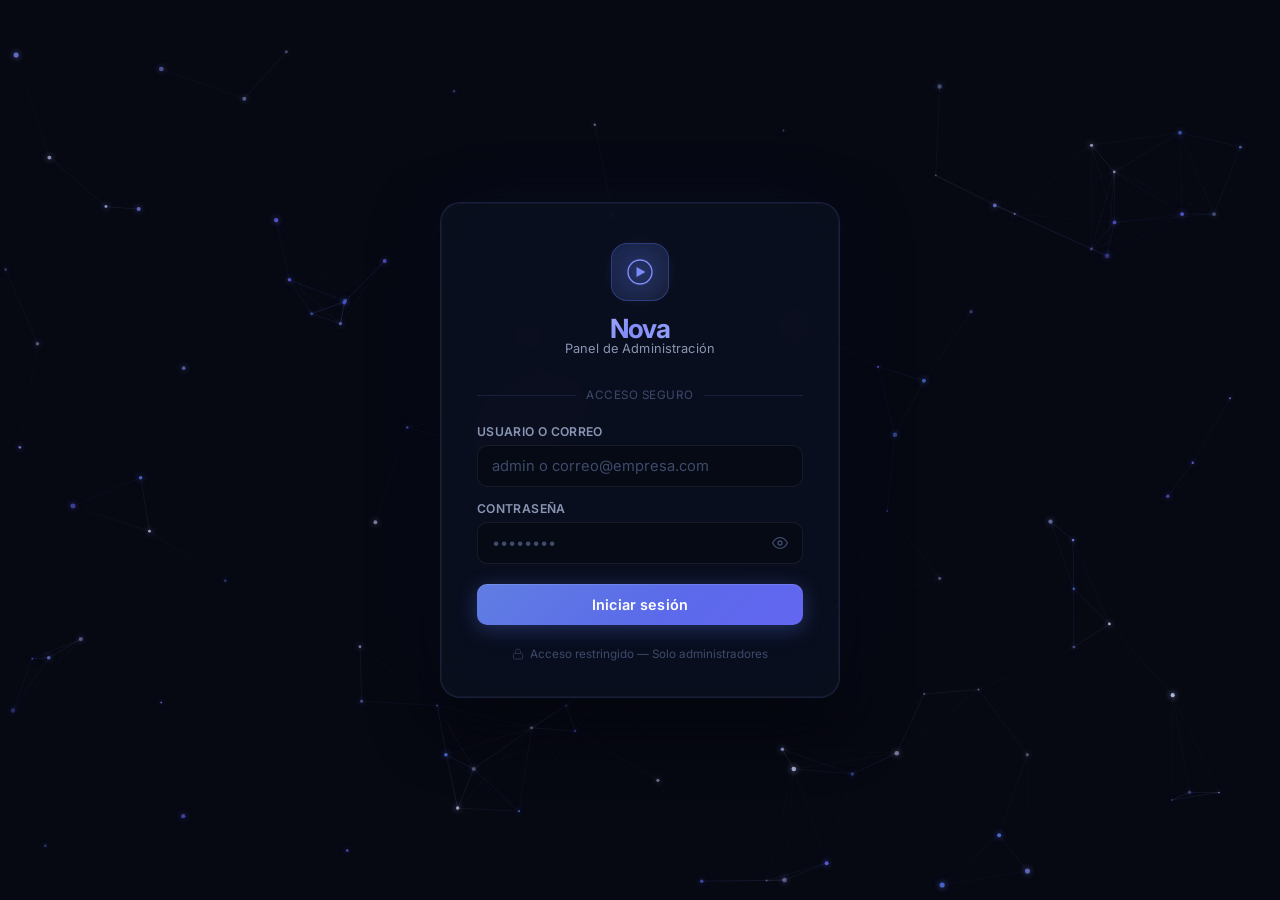
<file: templates/login.html>
<!DOCTYPE html>
<html lang="es">
<head>
    <meta charset="UTF-8">
    <meta name="viewport" content="width=device-width, initial-scale=1.0">
    <title>Nova — Iniciar Sesión</title>
    <meta name="description" content="Panel de administración Nova AI. Inicia sesión para gestionar tu asistente de voz inteligente.">
    <link rel="icon" href="data:,">
    <link rel="preconnect" href="https://fonts.googleapis.com">
    <link rel="preconnect" href="https://fonts.gstatic.com" crossorigin>
    <link href="https://fonts.googleapis.com/css2?family=Inter:ital,opsz,wght@0,14..32,300;0,14..32,400;0,14..32,500;0,14..32,600;0,14..32,700&display=swap" rel="stylesheet">
    <style>
        *, *::before, *::after { box-sizing: border-box; margin: 0; padding: 0; }

        :root {
            --bg:           #060812;
            --card-bg:      rgba(12, 16, 32, 0.82);
            --border:       rgba(99, 135, 255, 0.15);
            --border-focus: rgba(99, 135, 255, 0.55);
            --text-1:       #eef2ff;
            --text-2:       #8896b3;
            --text-3:       #3d4a6b;
            --accent:       #5b7fff;
            --accent-2:     #818cf8;
            --accent-glow:  rgba(91, 127, 255, 0.35);
            --danger:       #f87171;
            --success:      #4ade80;
            --font:         'Inter', system-ui, sans-serif;
            --radius-card:  20px;
            --radius-input: 10px;
            --radius-btn:   10px;
            --ease:         cubic-bezier(0.16, 1, 0.3, 1);
        }

        html, body {
            height: 100%;
            font-family: var(--font);
            background: var(--bg);
            color: var(--text-1);
            -webkit-font-smoothing: antialiased;
            overflow: hidden;
        }

        /* ── CANVAS DE PARTÍCULAS ── */
        #particleCanvas {
            position: fixed;
            inset: 0;
            z-index: 0;
            pointer-events: none;
        }

        /* ── LAYOUT ── */
        .page {
            position: relative;
            z-index: 1;
            min-height: 100vh;
            display: flex;
            align-items: center;
            justify-content: center;
            padding: 24px;
        }

        /* ── CARD ── */
        .card {
            width: 100%;
            max-width: 400px;
            background: var(--card-bg);
            border: 1px solid var(--border);
            border-radius: var(--radius-card);
            padding: 40px 36px 36px;
            backdrop-filter: blur(24px) saturate(160%);
            -webkit-backdrop-filter: blur(24px) saturate(160%);
            box-shadow:
                0 0 0 1px rgba(255,255,255,0.04) inset,
                0 24px 64px rgba(0,0,0,0.55),
                0 0 80px rgba(91,127,255,0.07);
            animation: cardIn 0.65s var(--ease) both;
        }

        @keyframes cardIn {
            from { opacity: 0; transform: translateY(24px) scale(0.97); }
            to   { opacity: 1; transform: translateY(0) scale(1); }
        }

        /* ── LOGO ── */
        .logo-area {
            display: flex;
            flex-direction: column;
            align-items: center;
            gap: 14px;
            margin-bottom: 32px;
            text-align: center;
        }

        .logo-icon-wrap {
            position: relative;
            width: 58px;
            height: 58px;
        }

        .logo-icon-wrap::before {
            content: '';
            position: absolute;
            inset: -8px;
            border-radius: 20px;
            background: radial-gradient(circle, rgba(91,127,255,0.2), transparent 70%);
            animation: pulse 3s ease-in-out infinite;
        }

        @keyframes pulse {
            0%, 100% { transform: scale(1); opacity: 0.7; }
            50% { transform: scale(1.12); opacity: 1; }
        }

        .logo-icon-inner {
            width: 58px;
            height: 58px;
            border-radius: 16px;
            background: linear-gradient(135deg, rgba(91,127,255,0.18), rgba(129,140,248,0.12));
            border: 1px solid rgba(91,127,255,0.3);
            display: flex;
            align-items: center;
            justify-content: center;
        }

        .logo-icon-inner svg { width: 28px; height: 28px; }

        .logo-title {
            font-size: 1.65rem;
            font-weight: 700;
            letter-spacing: -0.04em;
            line-height: 1;
            background: linear-gradient(130deg, #c7d2fe 0%, #818cf8 45%, #a5b4fc 100%);
            -webkit-background-clip: text;
            -webkit-text-fill-color: transparent;
            background-clip: text;
        }

        .logo-sub {
            font-size: 0.8rem;
            font-weight: 400;
            color: var(--text-2);
            letter-spacing: 0.01em;
        }

        /* ── DIVIDER ── */
        .section-label {
            display: flex;
            align-items: center;
            gap: 10px;
            margin-bottom: 22px;
        }
        .section-label::before,
        .section-label::after {
            content: '';
            flex: 1;
            height: 1px;
            background: var(--border);
        }
        .section-label span {
            font-size: 0.73rem;
            color: var(--text-3);
            white-space: nowrap;
            letter-spacing: 0.04em;
            text-transform: uppercase;
        }

        /* ── FORM ── */
        .field {
            margin-bottom: 14px;
        }

        .field label {
            display: block;
            font-size: 0.76rem;
            font-weight: 600;
            color: var(--text-2);
            margin-bottom: 6px;
            letter-spacing: 0.03em;
            text-transform: uppercase;
        }

        .input-wrap {
            position: relative;
        }

        .input-wrap input {
            display: block;
            width: 100%;
            background: rgba(0,0,0,0.28);
            border: 1px solid rgba(255,255,255,0.07);
            border-radius: var(--radius-input);
            color: var(--text-1);
            font-family: var(--font);
            font-size: 0.92rem;
            font-weight: 400;
            padding: 11px 14px;
            outline: none;
            transition: border-color 0.2s, background 0.2s, box-shadow 0.2s;
        }

        .input-wrap input:focus {
            border-color: var(--border-focus);
            background: rgba(0,0,0,0.42);
            box-shadow: 0 0 0 3px rgba(91,127,255,0.14), 0 0 16px rgba(91,127,255,0.08);
        }

        .input-wrap input::placeholder {
            color: var(--text-3);
            font-weight: 400;
        }

        .input-wrap.has-eye input {
            padding-right: 44px;
        }

        .btn-eye {
            position: absolute;
            top: 50%;
            right: 11px;
            transform: translateY(-50%);
            background: none;
            border: none;
            padding: 4px;
            cursor: pointer;
            color: var(--text-3);
            display: flex;
            align-items: center;
            justify-content: center;
            border-radius: 6px;
            transition: color 0.15s, background 0.15s;
        }
        .btn-eye:hover { color: var(--text-2); background: rgba(255,255,255,0.06); }
        .btn-eye svg { width: 16px; height: 16px; }

        /* ── ERROR ── */
        .error-box {
            display: none;
            align-items: center;
            gap: 9px;
            background: rgba(248,113,113,0.08);
            border: 1px solid rgba(248,113,113,0.2);
            border-radius: 8px;
            padding: 10px 12px;
            margin-bottom: 16px;
            font-size: 0.82rem;
            color: var(--danger);
        }
        .error-box.show {
            display: flex;
            animation: shake 0.4s cubic-bezier(.36,.07,.19,.97) both;
        }
        .error-box svg { flex-shrink: 0; }

        @keyframes shake {
            10%, 90% { transform: translate3d(-1px,0,0); }
            20%, 80% { transform: translate3d(2px,0,0); }
            30%,50%,70% { transform: translate3d(-3px,0,0); }
            40%,60% { transform: translate3d(3px,0,0); }
        }

        /* ── SUBMIT BUTTON ── */
        .btn-submit {
            display: flex;
            align-items: center;
            justify-content: center;
            gap: 8px;
            width: 100%;
            padding: 12px 20px;
            border-radius: var(--radius-btn);
            background: linear-gradient(135deg, #4f6fe0, #6366f1 50%, #818cf8);
            background-size: 200% 200%;
            color: #fff;
            font-family: var(--font);
            font-weight: 600;
            font-size: 0.9rem;
            letter-spacing: 0.01em;
            border: none;
            cursor: pointer;
            transition: opacity 0.2s, transform 0.15s, box-shadow 0.25s, background-position 0.4s;
            margin-top: 20px;
            box-shadow: 0 4px 20px rgba(91,127,255,0.3), 0 1px 0 rgba(255,255,255,0.12) inset;
            position: relative;
            overflow: hidden;
        }

        .btn-submit::after {
            content: '';
            position: absolute;
            inset: 0;
            background: linear-gradient(135deg, rgba(255,255,255,0.1) 0%, transparent 60%);
            pointer-events: none;
        }

        .btn-submit:hover:not(:disabled) {
            transform: translateY(-1px);
            box-shadow: 0 8px 30px rgba(91,127,255,0.45);
            background-position: 100% 0;
        }

        .btn-submit:active:not(:disabled) {
            transform: translateY(1px) scale(0.99);
            box-shadow: 0 2px 12px rgba(91,127,255,0.3);
        }

        .btn-submit:disabled {
            opacity: 0.6;
            cursor: not-allowed;
        }

        .spinner {
            width: 15px;
            height: 15px;
            border: 2px solid rgba(255,255,255,0.3);
            border-top-color: #fff;
            border-radius: 50%;
            animation: spin 0.65s linear infinite;
            flex-shrink: 0;
        }
        @keyframes spin { to { transform: rotate(360deg); } }

        /* ── FOOTER ── */
        .card-footer {
            margin-top: 22px;
            display: flex;
            align-items: center;
            justify-content: center;
            gap: 6px;
            font-size: 0.73rem;
            color: var(--text-3);
        }
        .card-footer svg { width: 12px; height: 12px; opacity: 0.6; }

        @media (max-width: 480px) {
            .card { padding: 30px 22px 26px; }
        }
    </style>
</head>
<body>

    <canvas id="particleCanvas"></canvas>

    <div class="page">
        <div class="card">

            <div class="logo-area">
                <div class="logo-icon-wrap">
                    <div class="logo-icon-inner">
                        <svg viewBox="0 0 28 28" fill="none">
                            <circle cx="14" cy="14" r="12" stroke="url(#gLogo)" stroke-width="1.4"/>
                            <path d="M10.5 19V9l9 5-9 5z" fill="url(#gLogo)"/>
                            <defs>
                                <linearGradient id="gLogo" x1="0" y1="0" x2="28" y2="28">
                                    <stop offset="0%" stop-color="#818cf8"/>
                                    <stop offset="100%" stop-color="#c7d2fe"/>
                                </linearGradient>
                            </defs>
                        </svg>
                    </div>
                </div>
                <div>
                    <div class="logo-title">Nova</div>
                    <div class="logo-sub">Panel de Administración</div>
                </div>
            </div>

            <div class="section-label"><span>Acceso seguro</span></div>

            <div class="error-box" id="errorBox" role="alert">
                <svg viewBox="0 0 24 24" fill="none" stroke="currentColor" stroke-width="2" width="15" height="15"><circle cx="12" cy="12" r="10"/><line x1="12" y1="8" x2="12" y2="12"/><line x1="12" y1="16" x2="12.01" y2="16"/></svg>
                <span id="errorMsg"></span>
            </div>

            <form id="loginForm" onsubmit="handleLogin(event)" novalidate autocomplete="on">

                <div class="field">
                    <label for="identifier">Usuario o correo</label>
                    <div class="input-wrap">
                        <input
                            type="text"
                            id="identifier"
                            name="identifier"
                            autocomplete="username"
                            required
                            placeholder="admin o correo@empresa.com"
                            spellcheck="false"
                            autocapitalize="none"
                        >
                    </div>
                </div>

                <div class="field">
                    <label for="password">Contraseña</label>
                    <div class="input-wrap has-eye">
                        <input
                            type="password"
                            id="password"
                            name="password"
                            autocomplete="current-password"
                            required
                            placeholder="••••••••"
                        >
                        <button type="button" class="btn-eye" id="btnEye" aria-label="Mostrar contraseña">
                            <svg id="eyeSvg" viewBox="0 0 24 24" fill="none" stroke="currentColor" stroke-width="2">
                                <path d="M1 12s4-8 11-8 11 8 11 8-4 8-11 8-11-8-11-8z"/>
                                <circle cx="12" cy="12" r="3"/>
                            </svg>
                        </button>
                    </div>
                </div>

                <button type="submit" id="btnLogin" class="btn-submit">
                    <span id="btnLabel">Iniciar sesión</span>
                </button>

            </form>

            <div class="card-footer">
                <svg viewBox="0 0 24 24" fill="none" stroke="currentColor" stroke-width="2"><rect x="3" y="11" width="18" height="11" rx="2"/><path d="M7 11V7a5 5 0 0 1 10 0v4"/></svg>
                Acceso restringido — Solo administradores
            </div>

        </div>
    </div>

    <script>
    /* ══════════════════════════════════════════════
       SISTEMA DE PARTÍCULAS (reacciona al mouse)
    ══════════════════════════════════════════════ */
    (function () {
        const canvas  = document.getElementById('particleCanvas');
        const ctx     = canvas.getContext('2d');
        let W, H, particles, animId;

        const CFG = {
            count:        110,
            baseRadius:   1.6,
            speed:        0.38,
            connectDist:  140,
            mouseRadius:  160,
            mouseForce:   0.045,
            colors:       ['#5b7fff', '#818cf8', '#a5b4fc', '#c7d2fe', '#6366f1'],
            lineAlpha:    0.18,
        };

        const mouse = { x: -9999, y: -9999 };

        window.addEventListener('mousemove', e => {
            mouse.x = e.clientX;
            mouse.y = e.clientY;
        });
        window.addEventListener('mouseleave', () => { mouse.x = -9999; mouse.y = -9999; });

        function resize() {
            W = canvas.width  = window.innerWidth;
            H = canvas.height = window.innerHeight;
        }

        class Particle {
            constructor() { this.reset(true); }

            reset(init = false) {
                this.x  = Math.random() * W;
                this.y  = Math.random() * H;
                this.vx = (Math.random() - 0.5) * CFG.speed;
                this.vy = (Math.random() - 0.5) * CFG.speed;
                this.r  = CFG.baseRadius * (0.5 + Math.random() * 1.1);
                this.color = CFG.colors[Math.floor(Math.random() * CFG.colors.length)];
                this.alpha = 0.3 + Math.random() * 0.55;
                this.baseAlpha = this.alpha;
                if (init) {
                    this.x = Math.random() * W;
                    this.y = Math.random() * H;
                }
            }

            update() {
                const dx    = mouse.x - this.x;
                const dy    = mouse.y - this.y;
                const dist  = Math.sqrt(dx * dx + dy * dy);

                if (dist < CFG.mouseRadius && dist > 0) {
                    const force  = (CFG.mouseRadius - dist) / CFG.mouseRadius;
                    const angle  = Math.atan2(dy, dx);
                    const push   = force * CFG.mouseForce * (CFG.mouseRadius / Math.max(dist, 1));
                    this.vx     -= Math.cos(angle) * push;
                    this.vy     -= Math.sin(angle) * push;
                    this.alpha   = Math.min(1, this.baseAlpha + force * 0.6);
                } else {
                    this.alpha += (this.baseAlpha - this.alpha) * 0.04;
                }

                // Damping
                this.vx *= 0.985;
                this.vy *= 0.985;

                // Drift back to base speed
                const spd = Math.sqrt(this.vx * this.vx + this.vy * this.vy);
                if (spd < CFG.speed * 0.3) {
                    this.vx += (Math.random() - 0.5) * 0.03;
                    this.vy += (Math.random() - 0.5) * 0.03;
                }

                this.x += this.vx;
                this.y += this.vy;

                // Wrap edges
                if (this.x < -20) this.x = W + 20;
                if (this.x > W + 20) this.x = -20;
                if (this.y < -20) this.y = H + 20;
                if (this.y > H + 20) this.y = -20;
            }

            draw() {
                ctx.save();
                ctx.globalAlpha = this.alpha;
                ctx.fillStyle = this.color;
                ctx.shadowColor = this.color;
                ctx.shadowBlur = 6;
                ctx.beginPath();
                ctx.arc(this.x, this.y, this.r, 0, Math.PI * 2);
                ctx.fill();
                ctx.restore();
            }
        }

        function buildParticles() {
            particles = Array.from({ length: CFG.count }, () => new Particle());
        }

        function drawConnections() {
            for (let i = 0; i < particles.length; i++) {
                for (let j = i + 1; j < particles.length; j++) {
                    const a = particles[i];
                    const b = particles[j];
                    const dx = a.x - b.x;
                    const dy = a.y - b.y;
                    const d  = Math.sqrt(dx * dx + dy * dy);
                    if (d > CFG.connectDist) continue;

                    const alpha = CFG.lineAlpha * (1 - d / CFG.connectDist);

                    const grd = ctx.createLinearGradient(a.x, a.y, b.x, b.y);
                    grd.addColorStop(0, a.color);
                    grd.addColorStop(1, b.color);

                    ctx.save();
                    ctx.globalAlpha = alpha;
                    ctx.strokeStyle = grd;
                    ctx.lineWidth   = 0.65;
                    ctx.beginPath();
                    ctx.moveTo(a.x, a.y);
                    ctx.lineTo(b.x, b.y);
                    ctx.stroke();
                    ctx.restore();
                }
            }
        }

        function drawMouseGlow() {
            if (mouse.x < 0 || mouse.x > W) return;
            const grd = ctx.createRadialGradient(mouse.x, mouse.y, 0, mouse.x, mouse.y, CFG.mouseRadius);
            grd.addColorStop(0, 'rgba(91,127,255,0.08)');
            grd.addColorStop(1, 'rgba(91,127,255,0)');
            ctx.save();
            ctx.fillStyle = grd;
            ctx.beginPath();
            ctx.arc(mouse.x, mouse.y, CFG.mouseRadius, 0, Math.PI * 2);
            ctx.fill();
            ctx.restore();
        }

        function loop() {
            ctx.clearRect(0, 0, W, H);
            drawMouseGlow();
            drawConnections();
            particles.forEach(p => { p.update(); p.draw(); });
            animId = requestAnimationFrame(loop);
        }

        function init() {
            resize();
            buildParticles();
            cancelAnimationFrame(animId);
            loop();
        }

        window.addEventListener('resize', () => {
            resize();
            buildParticles();
        });

        init();
    })();

    /* ══════════════════════════════════════════════
       PASSWORD TOGGLE
    ══════════════════════════════════════════════ */
    const pwdInput = document.getElementById('password');
    const eyeBtn   = document.getElementById('btnEye');
    const eyeSvg   = document.getElementById('eyeSvg');

    const EYE_OPEN  = `<path d="M1 12s4-8 11-8 11 8 11 8-4 8-11 8-11-8-11-8z"/><circle cx="12" cy="12" r="3"/>`;
    const EYE_SLASH = `<path d="M17.94 17.94A10.07 10.07 0 0 1 12 20c-7 0-11-8-11-8a18.45 18.45 0 0 1 5.06-5.94"/><path d="M9.9 4.24A9.12 9.12 0 0 1 12 4c7 0 11 8 11 8a18.5 18.5 0 0 1-2.16 3.19"/><line x1="1" y1="1" x2="23" y2="23"/>`;

    eyeBtn.addEventListener('click', () => {
        const show = pwdInput.type === 'password';
        pwdInput.type = show ? 'text' : 'password';
        eyeSvg.innerHTML = show ? EYE_SLASH : EYE_OPEN;
        eyeBtn.setAttribute('aria-label', show ? 'Ocultar contraseña' : 'Mostrar contraseña');
        pwdInput.focus();
    });

    /* ══════════════════════════════════════════════
       LOGIN HANDLER
    ══════════════════════════════════════════════ */
    async function handleLogin(event) {
        event.preventDefault();
        const btn        = document.getElementById('btnLogin');
        const label      = document.getElementById('btnLabel');
        const errorBox   = document.getElementById('errorBox');
        const errorMsg   = document.getElementById('errorMsg');
        const identifier = document.getElementById('identifier').value.trim();
        const password   = pwdInput.value;

        errorBox.classList.remove('show');
        btn.disabled = true;
        label.innerHTML = '<span class="spinner"></span>Ingresando…';

        try {
            const res  = await fetch('/api/auth/login', {
                method: 'POST',
                headers: { 'Content-Type': 'application/json' },
                body: JSON.stringify({ username: identifier, password })
            });
            const data = await res.json();

            if (res.ok && data.success) {
                label.textContent = '✓ Bienvenido';
                btn.style.background = 'linear-gradient(135deg, #059669, #10b981)';
                setTimeout(() => window.location.reload(), 350);
            } else {
                errorMsg.textContent = data.detail || 'Credenciales incorrectas. Intenta de nuevo.';
                errorBox.classList.remove('show');
                void errorBox.offsetWidth;
                errorBox.classList.add('show');
                btn.disabled = false;
                label.textContent = 'Iniciar sesión';
            }
        } catch {
            errorMsg.textContent = 'Error de red. Verifica tu conexión.';
            errorBox.classList.add('show');
            btn.disabled = false;
            label.textContent = 'Iniciar sesión';
        }
    }
    </script>
</body>
</html>
</file>
